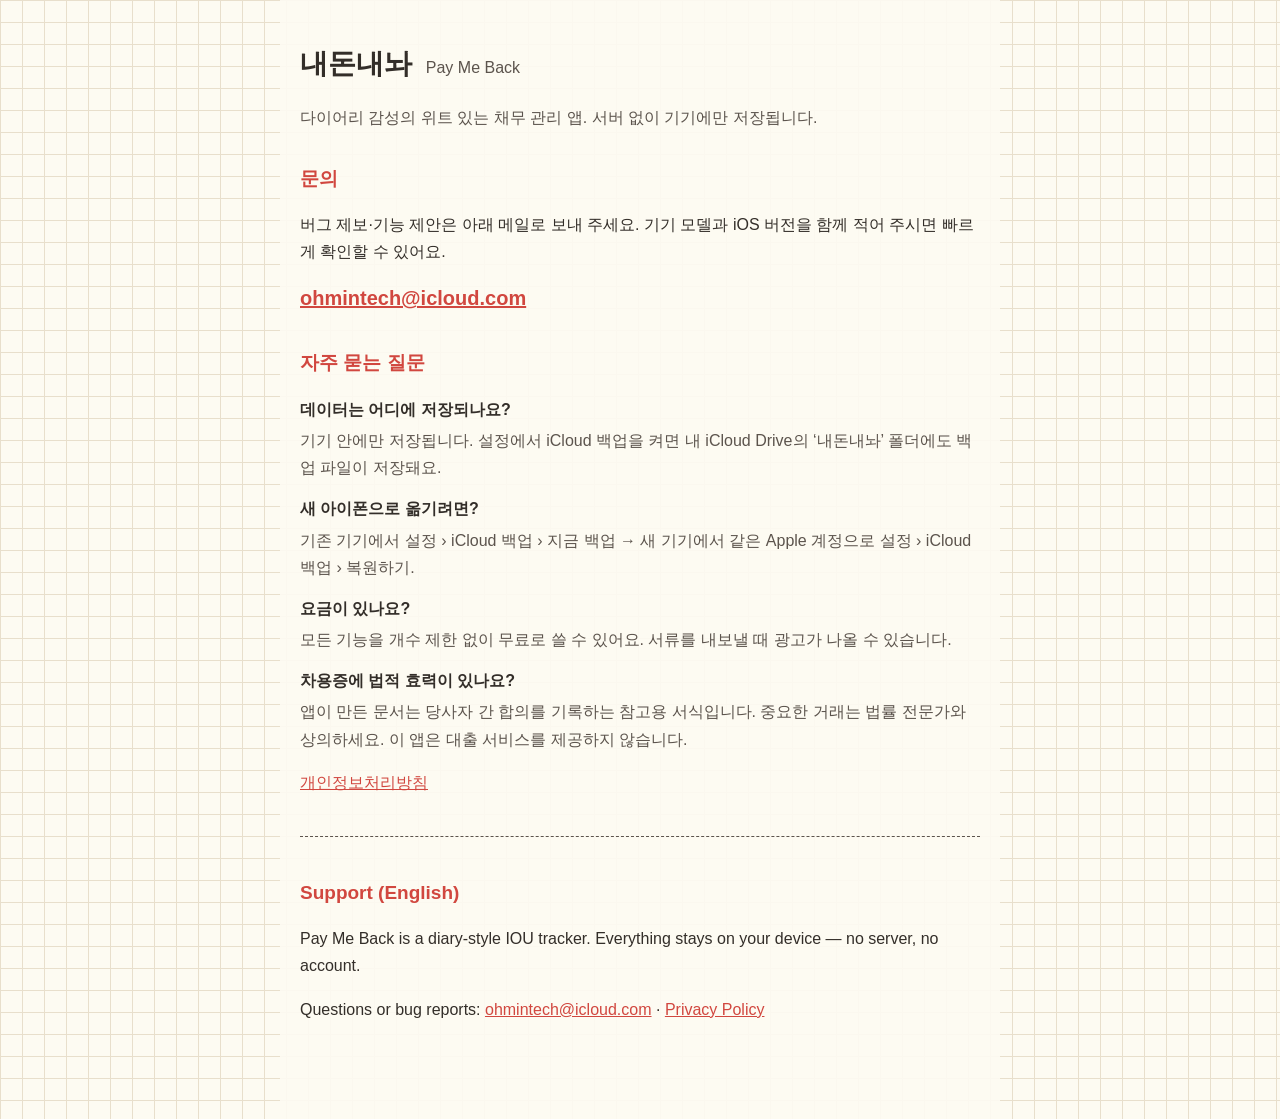
<file: index.html>
<!doctype html>
<html lang="ko">
<head>
<meta charset="utf-8">
<meta name="viewport" content="width=device-width, initial-scale=1">
<title>내돈내놔 (Pay Me Back) 지원</title>
<link rel="stylesheet" href="style.css">
</head>
<body>
<main>
<h1>내돈내놔 <span class="sub">Pay Me Back</span></h1>
<p class="lead">다이어리 감성의 위트 있는 채무 관리 앱. 서버 없이 기기에만 저장됩니다.</p>

<h2>문의</h2>
<p>버그 제보·기능 제안은 아래 메일로 보내 주세요. 기기 모델과 iOS 버전을 함께 적어 주시면 빠르게 확인할 수 있어요.</p>
<p class="mail"><a href="mailto:ohmintech@icloud.com">ohmintech@icloud.com</a></p>

<h2>자주 묻는 질문</h2>
<dl>
<dt>데이터는 어디에 저장되나요?</dt>
<dd>기기 안에만 저장됩니다. 설정에서 iCloud 백업을 켜면 내 iCloud Drive의 ‘내돈내놔’ 폴더에도 백업 파일이 저장돼요.</dd>
<dt>새 아이폰으로 옮기려면?</dt>
<dd>기존 기기에서 설정 › iCloud 백업 › 지금 백업 → 새 기기에서 같은 Apple 계정으로 설정 › iCloud 백업 › 복원하기.</dd>
<dt>요금이 있나요?</dt>
<dd>모든 기능을 개수 제한 없이 무료로 쓸 수 있어요. 서류를 내보낼 때 광고가 나올 수 있습니다.</dd>
<dt>차용증에 법적 효력이 있나요?</dt>
<dd>앱이 만든 문서는 당사자 간 합의를 기록하는 참고용 서식입니다. 중요한 거래는 법률 전문가와 상의하세요. 이 앱은 대출 서비스를 제공하지 않습니다.</dd>
</dl>

<p class="links"><a href="privacy.html">개인정보처리방침</a></p>

<hr>
<h2>Support (English)</h2>
<p>Pay Me Back is a diary-style IOU tracker. Everything stays on your device — no server, no account.</p>
<p>Questions or bug reports: <a href="mailto:ohmintech@icloud.com">ohmintech@icloud.com</a> · <a href="privacy.html#en">Privacy Policy</a></p>
</main>
</body>
</html>
</file>
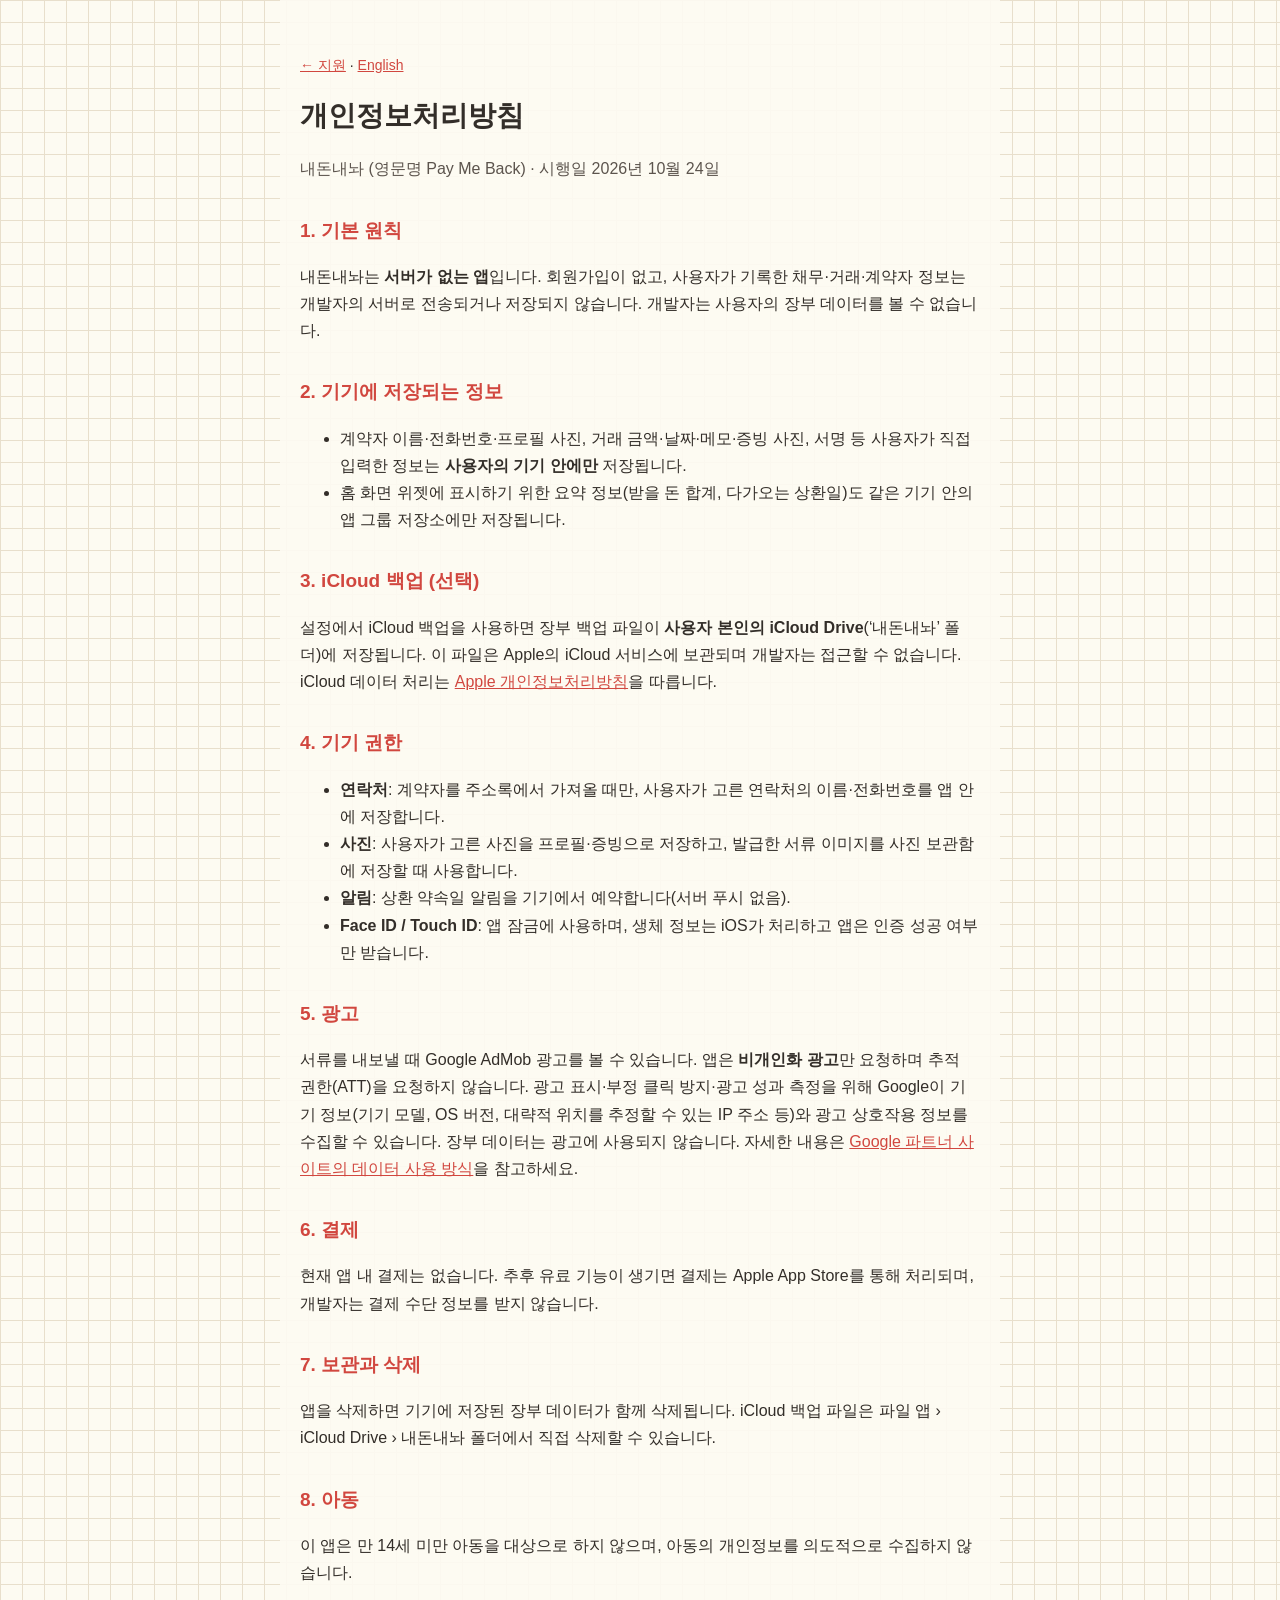
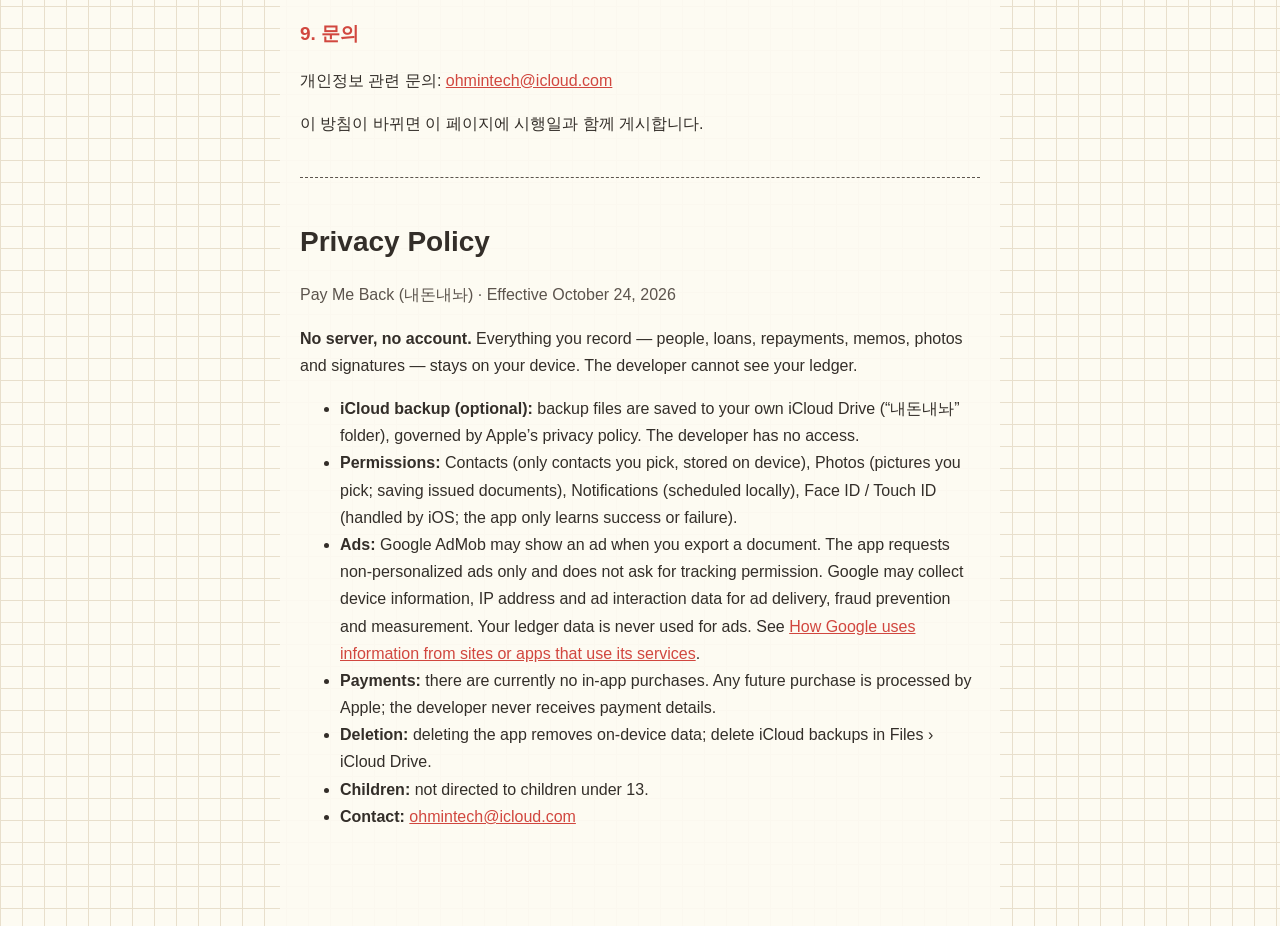
<file: privacy.html>
<!doctype html>
<html lang="ko">
<head>
<meta charset="utf-8">
<meta name="viewport" content="width=device-width, initial-scale=1">
<title>개인정보처리방침 · 내돈내놔 (Pay Me Back)</title>
<link rel="stylesheet" href="style.css">
</head>
<body>
<main>
<p class="nav"><a href="./">← 지원</a> · <a href="#en">English</a></p>
<h1>개인정보처리방침</h1>
<p class="meta">내돈내놔 (영문명 Pay Me Back) · 시행일 2026년 10월 24일</p>

<h2>1. 기본 원칙</h2>
<p>내돈내놔는 <strong>서버가 없는 앱</strong>입니다. 회원가입이 없고, 사용자가 기록한 채무·거래·계약자 정보는 개발자의 서버로 전송되거나 저장되지 않습니다. 개발자는 사용자의 장부 데이터를 볼 수 없습니다.</p>

<h2>2. 기기에 저장되는 정보</h2>
<ul>
<li>계약자 이름·전화번호·프로필 사진, 거래 금액·날짜·메모·증빙 사진, 서명 등 사용자가 직접 입력한 정보는 <strong>사용자의 기기 안에만</strong> 저장됩니다.</li>
<li>홈 화면 위젯에 표시하기 위한 요약 정보(받을 돈 합계, 다가오는 상환일)도 같은 기기 안의 앱 그룹 저장소에만 저장됩니다.</li>
</ul>

<h2>3. iCloud 백업 (선택)</h2>
<p>설정에서 iCloud 백업을 사용하면 장부 백업 파일이 <strong>사용자 본인의 iCloud Drive</strong>(‘내돈내놔’ 폴더)에 저장됩니다. 이 파일은 Apple의 iCloud 서비스에 보관되며 개발자는 접근할 수 없습니다. iCloud 데이터 처리는 <a href="https://www.apple.com/kr/legal/privacy/">Apple 개인정보처리방침</a>을 따릅니다.</p>

<h2>4. 기기 권한</h2>
<ul>
<li><strong>연락처</strong>: 계약자를 주소록에서 가져올 때만, 사용자가 고른 연락처의 이름·전화번호를 앱 안에 저장합니다.</li>
<li><strong>사진</strong>: 사용자가 고른 사진을 프로필·증빙으로 저장하고, 발급한 서류 이미지를 사진 보관함에 저장할 때 사용합니다.</li>
<li><strong>알림</strong>: 상환 약속일 알림을 기기에서 예약합니다(서버 푸시 없음).</li>
<li><strong>Face ID / Touch ID</strong>: 앱 잠금에 사용하며, 생체 정보는 iOS가 처리하고 앱은 인증 성공 여부만 받습니다.</li>
</ul>

<h2>5. 광고</h2>
<p>서류를 내보낼 때 Google AdMob 광고를 볼 수 있습니다. 앱은 <strong>비개인화 광고</strong>만 요청하며 추적 권한(ATT)을 요청하지 않습니다. 광고 표시·부정 클릭 방지·광고 성과 측정을 위해 Google이 기기 정보(기기 모델, OS 버전, 대략적 위치를 추정할 수 있는 IP 주소 등)와 광고 상호작용 정보를 수집할 수 있습니다. 장부 데이터는 광고에 사용되지 않습니다. 자세한 내용은 <a href="https://policies.google.com/technologies/partner-sites?hl=ko">Google 파트너 사이트의 데이터 사용 방식</a>을 참고하세요.</p>

<h2>6. 결제</h2>
<p>현재 앱 내 결제는 없습니다. 추후 유료 기능이 생기면 결제는 Apple App Store를 통해 처리되며, 개발자는 결제 수단 정보를 받지 않습니다.</p>

<h2>7. 보관과 삭제</h2>
<p>앱을 삭제하면 기기에 저장된 장부 데이터가 함께 삭제됩니다. iCloud 백업 파일은 파일 앱 › iCloud Drive › 내돈내놔 폴더에서 직접 삭제할 수 있습니다.</p>

<h2>8. 아동</h2>
<p>이 앱은 만 14세 미만 아동을 대상으로 하지 않으며, 아동의 개인정보를 의도적으로 수집하지 않습니다.</p>

<h2>9. 문의</h2>
<p>개인정보 관련 문의: <a href="mailto:ohmintech@icloud.com">ohmintech@icloud.com</a></p>
<p>이 방침이 바뀌면 이 페이지에 시행일과 함께 게시합니다.</p>

<hr>

<h1 id="en">Privacy Policy</h1>
<p class="meta">Pay Me Back (내돈내놔) · Effective October 24, 2026</p>
<p><strong>No server, no account.</strong> Everything you record — people, loans, repayments, memos, photos and signatures — stays on your device. The developer cannot see your ledger.</p>
<ul>
<li><strong>iCloud backup (optional):</strong> backup files are saved to your own iCloud Drive (“내돈내놔” folder), governed by Apple’s privacy policy. The developer has no access.</li>
<li><strong>Permissions:</strong> Contacts (only contacts you pick, stored on device), Photos (pictures you pick; saving issued documents), Notifications (scheduled locally), Face ID / Touch ID (handled by iOS; the app only learns success or failure).</li>
<li><strong>Ads:</strong> Google AdMob may show an ad when you export a document. The app requests non-personalized ads only and does not ask for tracking permission. Google may collect device information, IP address and ad interaction data for ad delivery, fraud prevention and measurement. Your ledger data is never used for ads. See <a href="https://policies.google.com/technologies/partner-sites">How Google uses information from sites or apps that use its services</a>.</li>
<li><strong>Payments:</strong> there are currently no in-app purchases. Any future purchase is processed by Apple; the developer never receives payment details.</li>
<li><strong>Deletion:</strong> deleting the app removes on-device data; delete iCloud backups in Files › iCloud Drive.</li>
<li><strong>Children:</strong> not directed to children under 13.</li>
<li><strong>Contact:</strong> <a href="mailto:ohmintech@icloud.com">ohmintech@icloud.com</a></li>
</ul>
</main>
</body>
</html>
</file>
<file: style.css>
:root { --paper: #fdfbf2; --ink: #332e29; --soft: #5c544d; --red: #d1473f; --line: #e8dfcc; }
* { box-sizing: border-box; }
body { margin: 0; background: var(--paper); color: var(--ink);
  font: 16px/1.7 -apple-system, "Apple SD Gothic Neo", "Noto Sans KR", sans-serif;
  background-image: linear-gradient(var(--line) 1px, transparent 1px), linear-gradient(90deg, var(--line) 1px, transparent 1px);
  background-size: 22px 22px; }
main { max-width: 720px; margin: 0 auto; padding: 40px 20px 80px; background: rgba(253, 251, 242, 0.92); }
h1 { font-size: 28px; margin: 0 0 4px; }
h1 .sub { font-size: 16px; color: var(--soft); font-weight: 500; margin-left: 6px; }
h2 { font-size: 19px; margin: 32px 0 8px; color: var(--red); }
.meta, .lead { color: var(--soft); }
.mail a { font-size: 20px; font-weight: 600; }
a { color: var(--red); }
dt { font-weight: 600; margin-top: 14px; }
dd { margin: 4px 0 0; color: var(--soft); }
hr { border: 0; border-top: 1px dashed var(--soft); margin: 40px 0; }
.nav { font-size: 14px; }
</file>
